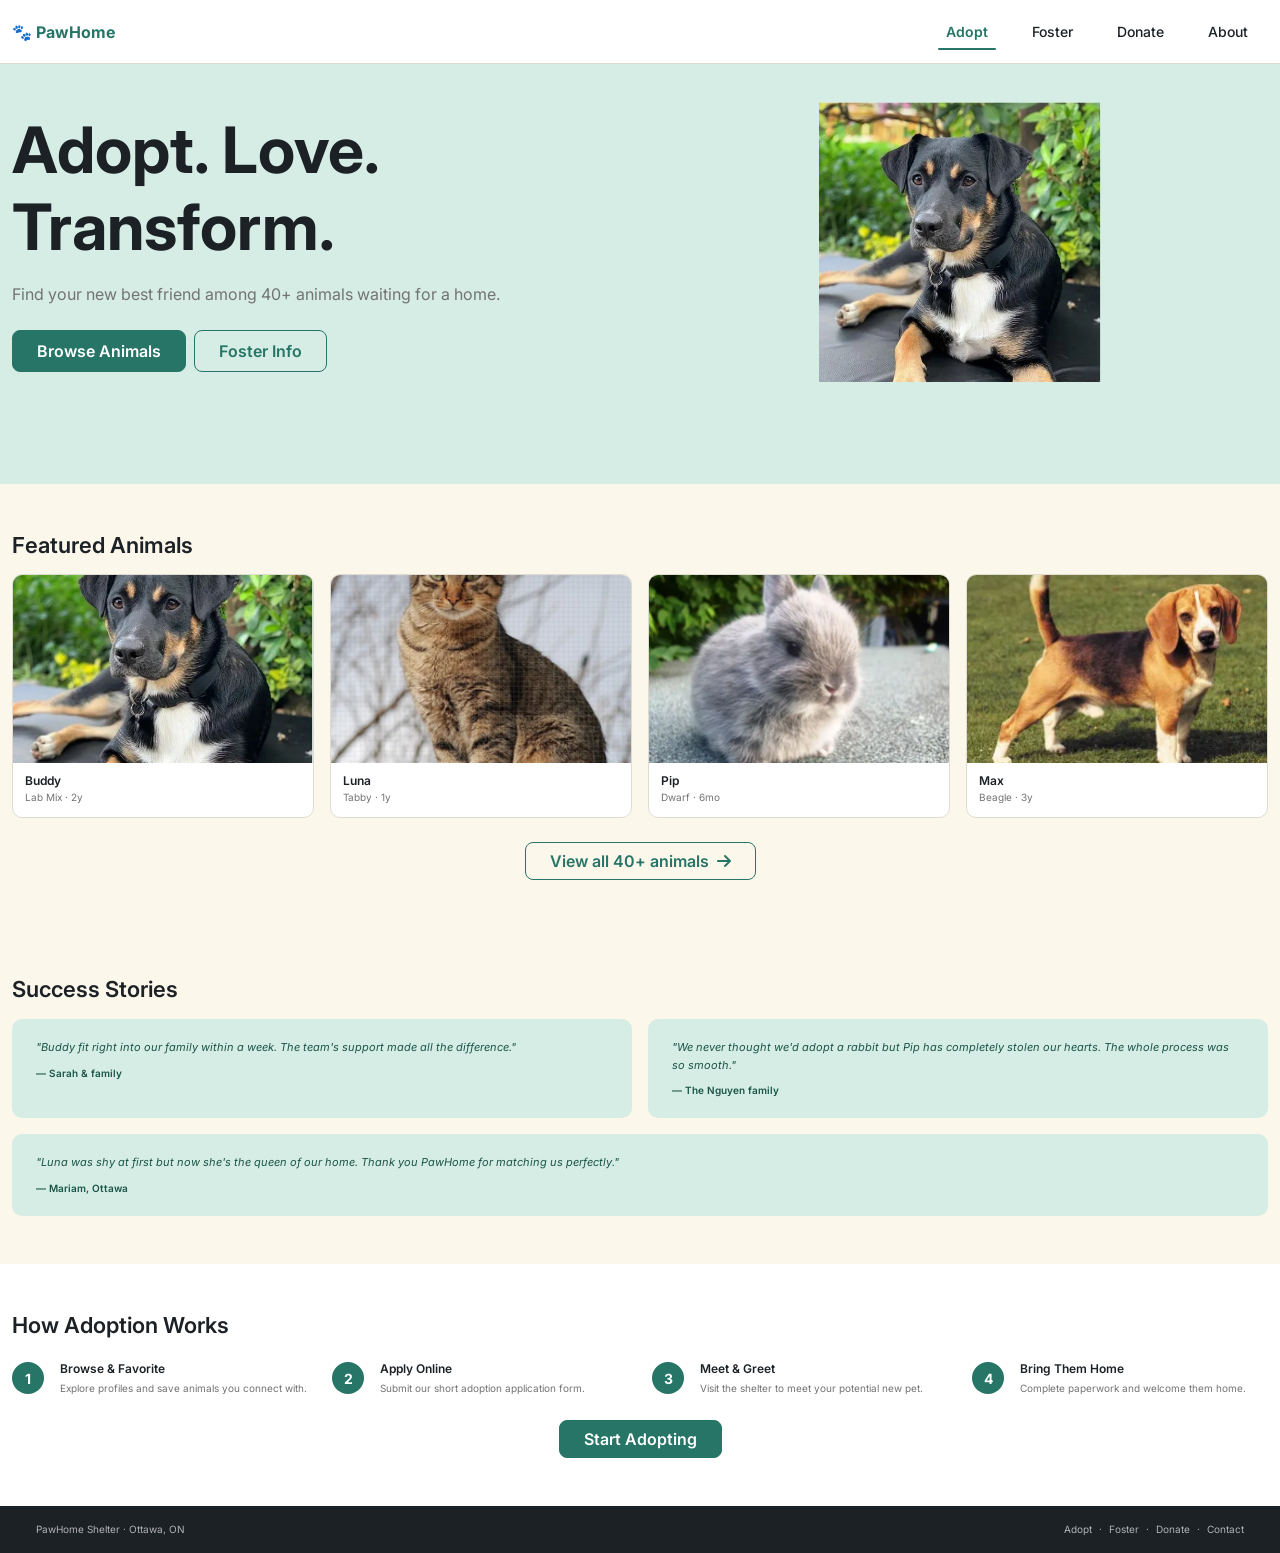
<file: index.html>
<!DOCTYPE html>
<html lang="en">
<head>
  <meta charset="UTF-8">
  <meta name="viewport" content="width=device-width, initial-scale=1.0">
  <title>PawHome — Adopt. Love. Transform.</title>
  <meta name="description" content="Find your new best friend among 40+ animals waiting for a home at PawHome Shelter, Ottawa.">

  <!-- Bootstrap 5 CSS -->
  <link rel="stylesheet" href="https://cdn.jsdelivr.net/npm/bootstrap@5.3.3/dist/css/bootstrap.min.css">

  <!-- AOS — Animate on Scroll (additional library requirement) -->
  <link rel="stylesheet" href="https://cdn.jsdelivr.net/npm/aos@2.3.4/dist/aos.css">

  <!-- Font Awesome (icons) -->
  <link rel="stylesheet" href="https://cdn.jsdelivr.net/npm/@fortawesome/fontawesome-free@6.5.2/css/all.min.css">

  <!-- Google Fonts: Inter -->
  <link rel="preconnect" href="https://fonts.googleapis.com">
  <link rel="preconnect" href="https://fonts.gstatic.com" crossorigin>
  <link href="https://fonts.googleapis.com/css2?family=Inter:wght@400;500;600;700&display=swap" rel="stylesheet">

  <!-- Custom styles (layered on top of Bootstrap) -->
  <link rel="stylesheet" href="css/style.css">
</head>
<body>

  <!-- Skip Navigation (accessibility) -->
  <a class="skip-link" href="#main-content">Skip to main content</a>

  <!-- ── HEADER / NAVBAR ─────────────────────────────────────── -->
  <header>
    <nav class="navbar navbar-expand-md sticky-top" aria-label="Main navigation">
      <div class="container">
        <a class="navbar-brand" href="index.html" aria-label="PawHome — go to homepage">
          🐾 PawHome
        </a>
        <button class="navbar-toggler" type="button"
                data-bs-toggle="collapse" data-bs-target="#mainNav"
                aria-controls="mainNav" aria-expanded="false"
                aria-label="Toggle navigation">
          <span class="navbar-toggler-icon"></span>
        </button>
        <div class="collapse navbar-collapse justify-content-end" id="mainNav">
          <ul class="navbar-nav gap-md-1">
            <li class="nav-item">
              <a class="nav-link active" href="browse.html" aria-current="page">Adopt</a>
            </li>
            <li class="nav-item">
              <a class="nav-link" href="browse.html">Foster</a>
            </li>
            <li class="nav-item">
              <a class="nav-link" href="browse.html">Donate</a>
            </li>
            <li class="nav-item">
              <a class="nav-link" href="browse.html">About</a>
            </li>
          </ul>
        </div>
      </div>
    </nav>
  </header>

  <!-- ── MAIN CONTENT ────────────────────────────────────────── -->
  <main id="main-content">

    <!-- ── HERO ─────────────────────────────────────────────── -->
    <section class="hero-section" aria-label="Hero">
      <div class="container h-100">
        <div class="row align-items-center h-100 py-4 py-md-0" style="min-height:260px">

          <!-- Text column -->
          <div class="col-12 col-md-6 py-4 py-md-5" data-aos="fade-right" data-aos-duration="600">
            <h1 class="hero-title mb-3">Adopt. Love.<br>Transform.</h1>
            <p class="hero-subtitle mb-4">
              Find your new best friend among 40+ animals waiting for a home.
            </p>
            <div class="d-flex flex-wrap gap-2">
              <a href="browse.html" class="btn btn-primary px-4 py-2">Browse Animals</a>
              <a href="browse.html" class="btn btn-outline-primary px-4 py-2">Foster Info</a>
            </div>
          </div>

          <!-- Image column -->
          <div class="col-12 col-md-6 d-flex justify-content-center pb-4 pb-md-0" data-aos="fade-left" data-aos-duration="600" data-aos-delay="100">
            <img
              src="images/buddy.png"
              srcset="images/buddy-sm.png 251w, images/buddy.png 503w"
              sizes="(max-width: 576px) 200px, (max-width: 768px) 260px, 320px"
              alt="Buddy, a friendly dog available for adoption"
              class="hero-pet-img img-fluid"
              width="503" height="501">
          </div>

        </div>
      </div>
    </section>

    <!-- ── FEATURED ANIMALS ──────────────────────────────────── -->
    <section class="py-4 py-md-5" aria-labelledby="featured-heading">
      <div class="container">

        <h2 class="section-title mb-3" id="featured-heading" data-aos="fade-up">Featured Animals</h2>

        <div class="row g-3">

          <!-- Buddy -->
          <div class="col-4 col-md-3" data-aos="fade-up" data-aos-delay="0">
            <article class="pet-card">
              <a href="profile.html" class="pet-card-link" aria-label="View Buddy's profile — Lab Mix, 2 years">
                <div class="pet-card-img-wrap" style="background-color: var(--ph-teal-light);">
                  <img
                    src="images/buddy.png"
                    srcset="images/buddy-sm.png 251w, images/buddy.png 503w"
                    sizes="(max-width: 576px) 120px, 200px"
                    alt="Buddy — black and tan dog lying on a chair"
                    loading="lazy">
                </div>
                <div class="pet-card-body">
                  <p class="pet-card-name">Buddy</p>
                  <p class="pet-card-meta">Lab Mix · 2y</p>
                </div>
              </a>
            </article>
          </div>

          <!-- Luna -->
          <div class="col-4 col-md-3" data-aos="fade-up" data-aos-delay="80">
            <article class="pet-card">
              <a href="profile.html" class="pet-card-link" aria-label="View Luna's profile — Tabby, 1 year">
                <div class="pet-card-img-wrap" style="background-color: var(--ph-amber-light);">
                  <img
                    src="images/luna.png"
                    srcset="images/luna-sm.png 277w, images/luna.png 555w"
                    sizes="(max-width: 576px) 120px, 200px"
                    alt="Luna — tabby cat sitting outdoors"
                    loading="lazy">
                </div>
                <div class="pet-card-body">
                  <p class="pet-card-name">Luna</p>
                  <p class="pet-card-meta">Tabby · 1y</p>
                </div>
              </a>
            </article>
          </div>

          <!-- Pip -->
          <div class="col-4 col-md-3" data-aos="fade-up" data-aos-delay="160">
            <article class="pet-card">
              <a href="profile.html" class="pet-card-link" aria-label="View Pip's profile — Dwarf Rabbit, 6 months">
                <div class="pet-card-img-wrap" style="background-color: var(--ph-sage-light);">
                  <img
                    src="images/pip.png"
                    srcset="images/pip-sm.png 301w, images/pip.png 602w"
                    sizes="(max-width: 576px) 120px, 200px"
                    alt="Pip — tiny grey dwarf rabbit"
                    loading="lazy">
                </div>
                <div class="pet-card-body">
                  <p class="pet-card-name">Pip</p>
                  <p class="pet-card-meta">Dwarf · 6mo</p>
                </div>
              </a>
            </article>
          </div>

          <!-- Max (desktop only) -->
          <div class="col-md-3 d-none d-md-block" data-aos="fade-up" data-aos-delay="240">
            <article class="pet-card">
              <a href="profile.html" class="pet-card-link" aria-label="View Max's profile — Beagle, 3 years">
                <div class="pet-card-img-wrap" style="background-color: #fce5de;">
                  <img
                    src="images/max.png"
                    srcset="images/max-sm.png 149w, images/max.png 299w"
                    sizes="200px"
                    alt="Max — beagle standing on grass"
                    loading="lazy">
                </div>
                <div class="pet-card-body">
                  <p class="pet-card-name">Max</p>
                  <p class="pet-card-meta">Beagle · 3y</p>
                </div>
              </a>
            </article>
          </div>

        </div>

        <!-- View all CTA -->
        <div class="text-center mt-4" data-aos="fade-up">
          <a href="browse.html" class="btn btn-outline-primary px-4">
            View all 40+ animals <i class="fa-solid fa-arrow-right ms-1" aria-hidden="true"></i>
          </a>
        </div>

      </div>
    </section>

    <!-- ── SUCCESS STORIES ───────────────────────────────────── -->
    <section class="py-4 py-md-5" aria-labelledby="stories-heading">
      <div class="container">

        <h2 class="section-title mb-3" id="stories-heading" data-aos="fade-up">Success Stories</h2>

        <div class="row g-3">

          <div class="col-12 col-md-6" data-aos="fade-up" data-aos-delay="0">
            <article class="success-card h-100">
              <blockquote class="mb-0">
                <p class="mb-2">
                  "Buddy fit right into our family within a week. The team's support made all the difference."
                </p>
                <footer class="fw-semibold" style="font-style:normal; font-size:0.625rem;">— Sarah &amp; family</footer>
              </blockquote>
            </article>
          </div>

          <div class="col-12 col-md-6" data-aos="fade-up" data-aos-delay="80">
            <article class="success-card h-100">
              <blockquote class="mb-0">
                <p class="mb-2">
                  "We never thought we'd adopt a rabbit but Pip has completely stolen our hearts. The whole process was so smooth."
                </p>
                <footer class="fw-semibold" style="font-style:normal; font-size:0.625rem;">— The Nguyen family</footer>
              </blockquote>
            </article>
          </div>

          <div class="col-12" data-aos="fade-up" data-aos-delay="160">
            <article class="success-card">
              <blockquote class="mb-0">
                <p class="mb-2">
                  "Luna was shy at first but now she's the queen of our home. Thank you PawHome for matching us perfectly."
                </p>
                <footer class="fw-semibold" style="font-style:normal; font-size:0.625rem;">— Mariam, Ottawa</footer>
              </blockquote>
            </article>
          </div>

        </div>

      </div>
    </section>

    <!-- ── HOW IT WORKS ──────────────────────────────────────── -->
    <section class="py-4 py-md-5 bg-white" aria-labelledby="how-heading">
      <div class="container">

        <h2 class="section-title mb-4" id="how-heading" data-aos="fade-up">How Adoption Works</h2>

        <div class="row g-4">

          <div class="col-12 col-md-6 col-lg-3" data-aos="fade-up" data-aos-delay="0">
            <div class="d-flex gap-3 align-items-start">
              <div class="step-number flex-shrink-0" aria-hidden="true">1</div>
              <div>
                <h3 class="fw-semibold mb-1" style="font-size:0.75rem;">Browse &amp; Favorite</h3>
                <p class="text-mid mb-0" style="font-size:0.625rem;">Explore profiles and save animals you connect with.</p>
              </div>
            </div>
          </div>

          <div class="col-12 col-md-6 col-lg-3" data-aos="fade-up" data-aos-delay="80">
            <div class="d-flex gap-3 align-items-start">
              <div class="step-number flex-shrink-0" aria-hidden="true">2</div>
              <div>
                <h3 class="fw-semibold mb-1" style="font-size:0.75rem;">Apply Online</h3>
                <p class="text-mid mb-0" style="font-size:0.625rem;">Submit our short adoption application form.</p>
              </div>
            </div>
          </div>

          <div class="col-12 col-md-6 col-lg-3" data-aos="fade-up" data-aos-delay="160">
            <div class="d-flex gap-3 align-items-start">
              <div class="step-number flex-shrink-0" aria-hidden="true">3</div>
              <div>
                <h3 class="fw-semibold mb-1" style="font-size:0.75rem;">Meet &amp; Greet</h3>
                <p class="text-mid mb-0" style="font-size:0.625rem;">Visit the shelter to meet your potential new pet.</p>
              </div>
            </div>
          </div>

          <div class="col-12 col-md-6 col-lg-3" data-aos="fade-up" data-aos-delay="240">
            <div class="d-flex gap-3 align-items-start">
              <div class="step-number flex-shrink-0" aria-hidden="true">4</div>
              <div>
                <h3 class="fw-semibold mb-1" style="font-size:0.75rem;">Bring Them Home</h3>
                <p class="text-mid mb-0" style="font-size:0.625rem;">Complete paperwork and welcome them home.</p>
              </div>
            </div>
          </div>

        </div>

        <div class="text-center mt-4" data-aos="fade-up">
          <a href="profile.html" class="btn btn-primary px-4">Start Adopting</a>
        </div>

      </div>
    </section>

  </main>

  <!-- ── FOOTER ───────────────────────────────────────────────── -->
  <footer class="site-footer" role="contentinfo">
    <div class="container">
      <div class="row align-items-center">
        <div class="col-12 col-md-6 mb-1 mb-md-0">
          <span>PawHome Shelter · Ottawa, ON</span>
        </div>
        <div class="col-12 col-md-6 text-md-end">
          <nav aria-label="Footer navigation">
            <a href="browse.html">Adopt</a>
            <span class="mx-1">·</span>
            <a href="browse.html">Foster</a>
            <span class="mx-1">·</span>
            <a href="browse.html">Donate</a>
            <span class="mx-1">·</span>
            <a href="browse.html">Contact</a>
          </nav>
        </div>
      </div>
    </div>
  </footer>

  <!-- Bootstrap 5 JS Bundle -->
  <script src="https://cdn.jsdelivr.net/npm/bootstrap@5.3.3/dist/js/bootstrap.bundle.min.js"></script>
  <!-- AOS -->
  <script src="https://cdn.jsdelivr.net/npm/aos@2.3.4/dist/aos.js"></script>
  <script>
    AOS.init({
      once: true,
      offset: 60,
      duration: 500,
      disable: () => window.matchMedia('(prefers-reduced-motion: reduce)').matches
    });
  </script>

</body>
</html>
</file>
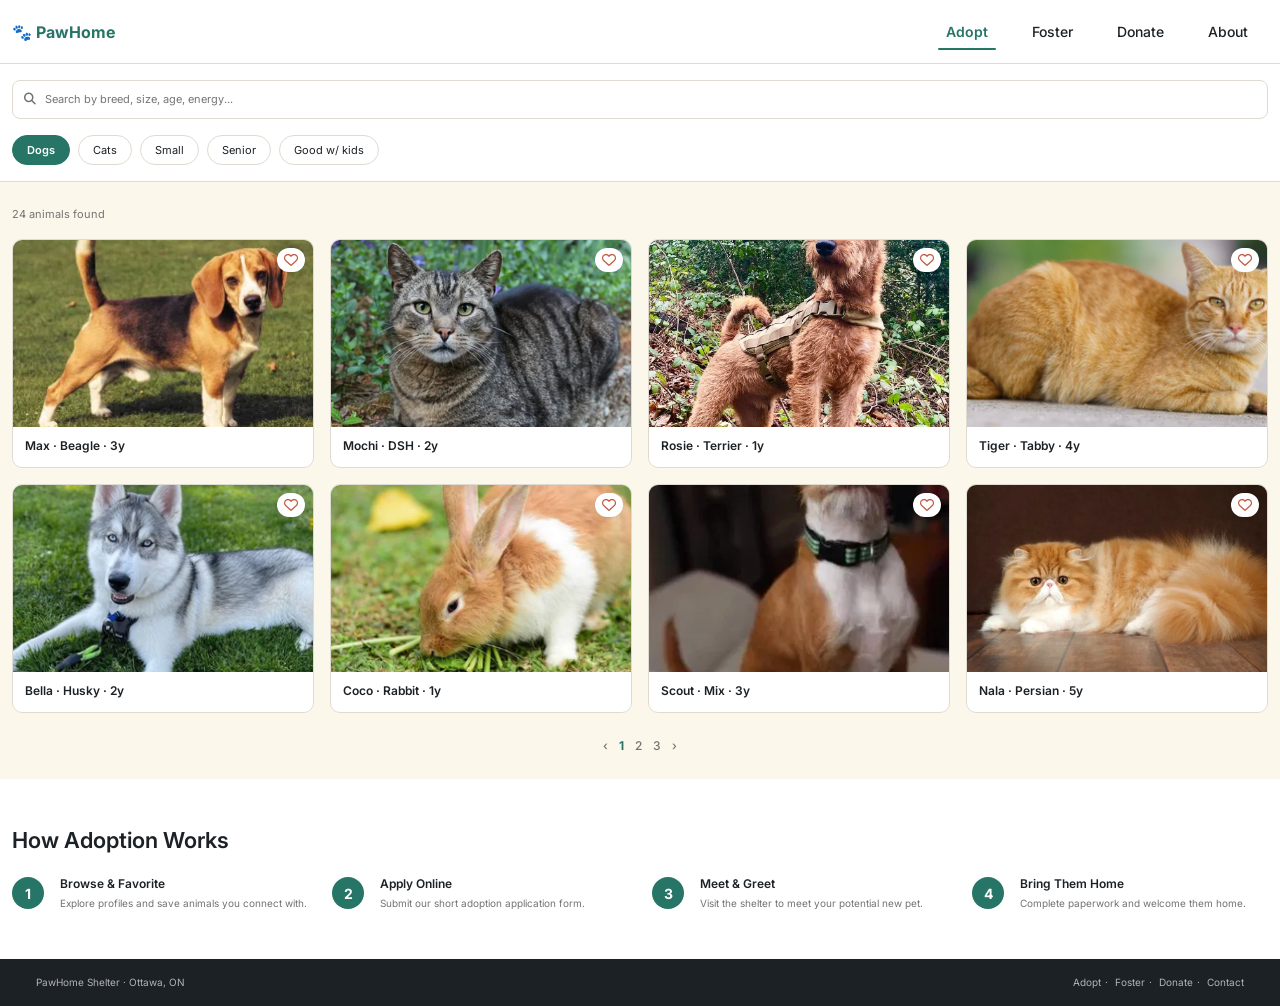
<file: browse.html>
<!DOCTYPE html>
<html lang="en">
<head>
  <meta charset="UTF-8">
  <meta name="viewport" content="width=device-width, initial-scale=1.0">
  <title>Browse Animals — PawHome</title>
  <meta name="description" content="Browse 40+ animals available for adoption at PawHome Shelter, Ottawa. Filter by species, size, age, and more.">

  <link rel="stylesheet" href="https://cdn.jsdelivr.net/npm/bootstrap@5.3.3/dist/css/bootstrap.min.css">
  <link rel="stylesheet" href="https://cdn.jsdelivr.net/npm/aos@2.3.4/dist/aos.css">
  <link rel="stylesheet" href="https://cdn.jsdelivr.net/npm/@fortawesome/fontawesome-free@6.5.2/css/all.min.css">
  <link rel="preconnect" href="https://fonts.googleapis.com">
  <link rel="preconnect" href="https://fonts.gstatic.com" crossorigin>
  <link href="https://fonts.googleapis.com/css2?family=Inter:wght@400;500;600;700&display=swap" rel="stylesheet">
  <link rel="stylesheet" href="css/style.css">
</head>
<body>

  <a class="skip-link" href="#main-content">Skip to main content</a>

  <!-- ── HEADER / NAVBAR ─────────────────────────────────────── -->
  <header>
    <nav class="navbar navbar-expand-md sticky-top" aria-label="Main navigation">
      <div class="container">
        <a class="navbar-brand" href="index.html">🐾 PawHome</a>
        <button class="navbar-toggler" type="button"
                data-bs-toggle="collapse" data-bs-target="#mainNav"
                aria-controls="mainNav" aria-expanded="false"
                aria-label="Toggle navigation">
          <span class="navbar-toggler-icon"></span>
        </button>
        <div class="collapse navbar-collapse justify-content-end" id="mainNav">
          <ul class="navbar-nav gap-md-1">
            <li class="nav-item">
              <a class="nav-link active" href="browse.html" aria-current="page">Adopt</a>
            </li>
            <li class="nav-item"><a class="nav-link" href="browse.html">Foster</a></li>
            <li class="nav-item"><a class="nav-link" href="browse.html">Donate</a></li>
            <li class="nav-item"><a class="nav-link" href="browse.html">About</a></li>
          </ul>
        </div>
      </div>
    </nav>
  </header>

  <!-- ── MAIN ─────────────────────────────────────────────────── -->
  <main id="main-content">

    <!-- ── SEARCH + FILTER ──────────────────────────────────── -->
    <section class="py-3 border-bottom bg-white" aria-label="Search and filter animals">
      <div class="container">

        <!-- Search bar -->
        <div class="mb-3" data-aos="fade-down" data-aos-duration="400">
          <label for="animal-search" class="visually-hidden">Search animals by breed, size, age or energy level</label>
          <div class="position-relative">
            <i class="fa-solid fa-magnifying-glass position-absolute text-mid"
               style="top:50%; left:12px; transform:translateY(-50%); font-size:0.75rem;" aria-hidden="true"></i>
            <input
              type="search"
              id="animal-search"
              class="search-bar"
              style="padding-left: 2rem;"
              placeholder="Search by breed, size, age, energy..."
              aria-label="Search animals">
          </div>
        </div>

        <!-- Filter chips -->
        <div class="d-flex flex-wrap gap-2" role="group" aria-label="Filter by animal type">
          <button type="button" class="filter-chip active" aria-pressed="true"  onclick="setFilter(this)">Dogs</button>
          <button type="button" class="filter-chip"        aria-pressed="false" onclick="setFilter(this)">Cats</button>
          <button type="button" class="filter-chip"        aria-pressed="false" onclick="setFilter(this)">Small</button>
          <button type="button" class="filter-chip"        aria-pressed="false" onclick="setFilter(this)">Senior</button>
          <button type="button" class="filter-chip"        aria-pressed="false" onclick="setFilter(this)">Good w/ kids</button>
        </div>

      </div>
    </section>

    <!-- ── RESULTS ───────────────────────────────────────────── -->
    <section class="py-4" aria-labelledby="results-heading">
      <div class="container">

        <p class="text-mid mb-3" id="results-heading" style="font-size:0.688rem;">24 animals found</p>

        <div class="row g-3" id="animal-grid">

          <!-- Max -->
          <div class="col-6 col-md-4 col-lg-3" data-aos="fade-up" data-aos-delay="0">
            <article class="pet-card">
              <a href="profile.html" class="pet-card-link" aria-label="View Max's profile — Beagle, 3 years">
                <div class="pet-card-img-wrap" style="background-color:var(--ph-teal-light);">
                  <img src="images/max.png"
                       srcset="images/max-sm.png 149w, images/max.png 299w"
                       sizes="(max-width:576px) 150px, (max-width:768px) 180px, 280px"
                       alt="Max — Beagle dog standing on grass" loading="lazy">
                </div>
                <div class="pet-card-body">
                  <p class="pet-card-name">Max · Beagle · 3y</p>
                </div>
              </a>
              <button class="heart-btn" aria-label="Save Max to favourites" onclick="toggleHeart(event,this)">
                <i class="fa-regular fa-heart" aria-hidden="true"></i>
              </button>
            </article>
          </div>

          <!-- Mochi -->
          <div class="col-6 col-md-4 col-lg-3" data-aos="fade-up" data-aos-delay="40">
            <article class="pet-card">
              <a href="profile.html" class="pet-card-link" aria-label="View Mochi's profile — DSH cat, 2 years">
                <div class="pet-card-img-wrap" style="background-color:var(--ph-amber-light);">
                  <img src="images/mochi.png"
                       srcset="images/mochi-sm.png 485w, images/mochi.png 971w"
                       sizes="(max-width:576px) 150px, (max-width:768px) 180px, 280px"
                       alt="Mochi — grey tabby cat outdoors" loading="lazy">
                </div>
                <div class="pet-card-body">
                  <p class="pet-card-name">Mochi · DSH · 2y</p>
                </div>
              </a>
              <button class="heart-btn" aria-label="Save Mochi to favourites" onclick="toggleHeart(event,this)">
                <i class="fa-regular fa-heart" aria-hidden="true"></i>
              </button>
            </article>
          </div>

          <!-- Rosie -->
          <div class="col-6 col-md-4 col-lg-3" data-aos="fade-up" data-aos-delay="80">
            <article class="pet-card">
              <a href="profile.html" class="pet-card-link" aria-label="View Rosie's profile — Terrier, 1 year">
                <div class="pet-card-img-wrap" style="background-color:var(--ph-sage-light);">
                  <img src="images/rosie.png"
                       srcset="images/rosie-sm.png 236w, images/rosie.png 472w"
                       sizes="(max-width:576px) 150px, (max-width:768px) 180px, 280px"
                       alt="Rosie — Irish terrier standing on a log" loading="lazy">
                </div>
                <div class="pet-card-body">
                  <p class="pet-card-name">Rosie · Terrier · 1y</p>
                </div>
              </a>
              <button class="heart-btn" aria-label="Save Rosie to favourites" onclick="toggleHeart(event,this)">
                <i class="fa-regular fa-heart" aria-hidden="true"></i>
              </button>
            </article>
          </div>

          <!-- Tiger -->
          <div class="col-6 col-md-4 col-lg-3" data-aos="fade-up" data-aos-delay="120">
            <article class="pet-card">
              <a href="profile.html" class="pet-card-link" aria-label="View Tiger's profile — Tabby cat, 4 years">
                <div class="pet-card-img-wrap" style="background-color:#fce5de;">
                  <img src="images/tiger.png"
                       srcset="images/tiger-sm.png 410w, images/tiger.png 821w"
                       sizes="(max-width:576px) 150px, (max-width:768px) 180px, 280px"
                       alt="Tiger — orange tabby cat resting on pavement" loading="lazy">
                </div>
                <div class="pet-card-body">
                  <p class="pet-card-name">Tiger · Tabby · 4y</p>
                </div>
              </a>
              <button class="heart-btn" aria-label="Save Tiger to favourites" onclick="toggleHeart(event,this)">
                <i class="fa-regular fa-heart" aria-hidden="true"></i>
              </button>
            </article>
          </div>

          <!-- Bella -->
          <div class="col-6 col-md-4 col-lg-3" data-aos="fade-up" data-aos-delay="0">
            <article class="pet-card">
              <a href="profile.html" class="pet-card-link" aria-label="View Bella's profile — Husky, 2 years">
                <div class="pet-card-img-wrap" style="background-color:var(--ph-teal-light);">
                  <img src="images/bella.png"
                       srcset="images/bella-sm.png 413w, images/bella.png 826w"
                       sizes="(max-width:576px) 150px, (max-width:768px) 180px, 280px"
                       alt="Bella — Siberian Husky lying on grass with blue eyes" loading="lazy">
                </div>
                <div class="pet-card-body">
                  <p class="pet-card-name">Bella · Husky · 2y</p>
                </div>
              </a>
              <button class="heart-btn" aria-label="Save Bella to favourites" onclick="toggleHeart(event,this)">
                <i class="fa-regular fa-heart" aria-hidden="true"></i>
              </button>
            </article>
          </div>

          <!-- Coco -->
          <div class="col-6 col-md-4 col-lg-3" data-aos="fade-up" data-aos-delay="40">
            <article class="pet-card">
              <a href="profile.html" class="pet-card-link" aria-label="View Coco's profile — Rabbit, 1 year">
                <div class="pet-card-img-wrap" style="background-color:var(--ph-amber-light);">
                  <img src="images/coco.png"
                       srcset="images/coco-sm.png 386w, images/coco.png 773w"
                       sizes="(max-width:576px) 150px, (max-width:768px) 180px, 280px"
                       alt="Coco — orange and white rabbit eating grass" loading="lazy">
                </div>
                <div class="pet-card-body">
                  <p class="pet-card-name">Coco · Rabbit · 1y</p>
                </div>
              </a>
              <button class="heart-btn" aria-label="Save Coco to favourites" onclick="toggleHeart(event,this)">
                <i class="fa-regular fa-heart" aria-hidden="true"></i>
              </button>
            </article>
          </div>

          <!-- Scout -->
          <div class="col-6 col-md-4 col-lg-3" data-aos="fade-up" data-aos-delay="80">
            <article class="pet-card">
              <a href="profile.html" class="pet-card-link" aria-label="View Scout's profile — Mixed breed dog, 3 years">
                <div class="pet-card-img-wrap" style="background-color:var(--ph-sage-light);">
                  <img src="images/scout.png"
                       srcset="images/scout-sm.png 157w, images/scout.png 314w"
                       sizes="(max-width:576px) 150px, (max-width:768px) 180px, 280px"
                       alt="Scout — brown and white mixed breed dog sitting indoors" loading="lazy">
                </div>
                <div class="pet-card-body">
                  <p class="pet-card-name">Scout · Mix · 3y</p>
                </div>
              </a>
              <button class="heart-btn" aria-label="Save Scout to favourites" onclick="toggleHeart(event,this)">
                <i class="fa-regular fa-heart" aria-hidden="true"></i>
              </button>
            </article>
          </div>

          <!-- Nala -->
          <div class="col-6 col-md-4 col-lg-3" data-aos="fade-up" data-aos-delay="120">
            <article class="pet-card">
              <a href="profile.html" class="pet-card-link" aria-label="View Nala's profile — Persian cat, 5 years">
                <div class="pet-card-img-wrap" style="background-color:#fce5de;">
                  <img src="images/nala.png"
                       srcset="images/nala-sm.png 404w, images/nala.png 808w"
                       sizes="(max-width:576px) 150px, (max-width:768px) 180px, 280px"
                       alt="Nala — fluffy orange and white Persian cat on wooden floor" loading="lazy">
                </div>
                <div class="pet-card-body">
                  <p class="pet-card-name">Nala · Persian · 5y</p>
                </div>
              </a>
              <button class="heart-btn" aria-label="Save Nala to favourites" onclick="toggleHeart(event,this)">
                <i class="fa-regular fa-heart" aria-hidden="true"></i>
              </button>
            </article>
          </div>

        </div>

        <!-- Pagination -->
        <nav class="pagination-row mt-4 text-center" aria-label="Animal listings pagination">
          <a href="#" aria-label="Previous page">‹</a>
          <a href="#" class="active" aria-current="page" aria-label="Page 1">1</a>
          <a href="#" aria-label="Page 2">2</a>
          <a href="#" aria-label="Page 3">3</a>
          <a href="#" aria-label="Next page">›</a>
        </nav>

      </div>
    </section>

    <!-- ── EMPTY STATE (hidden by default, shown via JS when no results) ── -->
    <section id="empty-state" class="py-5 text-center d-none" aria-live="polite" aria-label="No results">
      <div class="container">
        <div style="width:120px;height:120px;border-radius:50%;background:var(--ph-sage-light);display:flex;align-items:center;justify-content:center;font-size:3rem;margin:0 auto 1.5rem;">
          🐾
        </div>
        <h2 class="section-title mb-2">No animals match your search</h2>
        <p class="text-mid mb-4" style="font-size:0.688rem;">Try removing a filter or browsing all animals.</p>
        <button class="btn btn-primary px-4" onclick="clearFilters()">Clear Filters</button>
      </div>
    </section>

    <!-- ── HOW IT WORKS ──────────────────────────────────────── -->
    <section class="py-4 py-md-5 bg-white" aria-labelledby="how-browse-heading">
      <div class="container">
        <h2 class="section-title mb-4" id="how-browse-heading" data-aos="fade-up">How Adoption Works</h2>
        <div class="row g-4">
          <div class="col-12 col-md-6 col-lg-3" data-aos="fade-up" data-aos-delay="0">
            <div class="d-flex gap-3 align-items-start">
              <div class="step-number flex-shrink-0" aria-hidden="true">1</div>
              <div>
                <h3 class="fw-semibold mb-1" style="font-size:0.75rem;">Browse &amp; Favorite</h3>
                <p class="text-mid mb-0" style="font-size:0.625rem;">Explore profiles and save animals you connect with.</p>
              </div>
            </div>
          </div>
          <div class="col-12 col-md-6 col-lg-3" data-aos="fade-up" data-aos-delay="80">
            <div class="d-flex gap-3 align-items-start">
              <div class="step-number flex-shrink-0" aria-hidden="true">2</div>
              <div>
                <h3 class="fw-semibold mb-1" style="font-size:0.75rem;">Apply Online</h3>
                <p class="text-mid mb-0" style="font-size:0.625rem;">Submit our short adoption application form.</p>
              </div>
            </div>
          </div>
          <div class="col-12 col-md-6 col-lg-3" data-aos="fade-up" data-aos-delay="160">
            <div class="d-flex gap-3 align-items-start">
              <div class="step-number flex-shrink-0" aria-hidden="true">3</div>
              <div>
                <h3 class="fw-semibold mb-1" style="font-size:0.75rem;">Meet &amp; Greet</h3>
                <p class="text-mid mb-0" style="font-size:0.625rem;">Visit the shelter to meet your potential new pet.</p>
              </div>
            </div>
          </div>
          <div class="col-12 col-md-6 col-lg-3" data-aos="fade-up" data-aos-delay="240">
            <div class="d-flex gap-3 align-items-start">
              <div class="step-number flex-shrink-0" aria-hidden="true">4</div>
              <div>
                <h3 class="fw-semibold mb-1" style="font-size:0.75rem;">Bring Them Home</h3>
                <p class="text-mid mb-0" style="font-size:0.625rem;">Complete paperwork and welcome them home.</p>
              </div>
            </div>
          </div>
        </div>
      </div>
    </section>

  </main>

  <!-- ── FOOTER ─────────────────────────────────────────────── -->
  <footer class="site-footer" role="contentinfo">
    <div class="container">
      <div class="row align-items-center">
        <div class="col-12 col-md-6 mb-1 mb-md-0">
          <span>PawHome Shelter · Ottawa, ON</span>
        </div>
        <div class="col-12 col-md-6 text-md-end">
          <nav aria-label="Footer navigation">
            <a href="browse.html">Adopt</a><span class="mx-1">·</span>
            <a href="browse.html">Foster</a><span class="mx-1">·</span>
            <a href="browse.html">Donate</a><span class="mx-1">·</span>
            <a href="browse.html">Contact</a>
          </nav>
        </div>
      </div>
    </div>
  </footer>

  <script src="https://cdn.jsdelivr.net/npm/bootstrap@5.3.3/dist/js/bootstrap.bundle.min.js"></script>
  <script src="https://cdn.jsdelivr.net/npm/aos@2.3.4/dist/aos.js"></script>
  <script>
    AOS.init({
      once: true,
      offset: 60,
      duration: 500,
      disable: () => window.matchMedia('(prefers-reduced-motion: reduce)').matches
    });

    // Filter chip toggle
    function setFilter(btn) {
      document.querySelectorAll('.filter-chip').forEach(c => {
        c.classList.remove('active');
        c.setAttribute('aria-pressed', 'false');
      });
      btn.classList.add('active');
      btn.setAttribute('aria-pressed', 'true');
    }

    // Heart toggle
    function toggleHeart(e, btn) {
      e.preventDefault();
      e.stopPropagation();
      const icon = btn.querySelector('i');
      const isSaved = icon.classList.contains('fa-solid');
      icon.classList.toggle('fa-solid', !isSaved);
      icon.classList.toggle('fa-regular', isSaved);
      btn.setAttribute('aria-label', isSaved ? btn.getAttribute('aria-label').replace('Remove','Save') : btn.getAttribute('aria-label').replace('Save','Remove'));
    }

    function clearFilters() {
      document.querySelectorAll('.filter-chip').forEach((c, i) => {
        c.classList.toggle('active', i === 0);
        c.setAttribute('aria-pressed', i === 0 ? 'true' : 'false');
      });
      document.getElementById('animal-search').value = '';
      document.getElementById('empty-state').classList.add('d-none');
      document.getElementById('animal-grid').classList.remove('d-none');
    }
  </script>

</body>
</html>
</file>
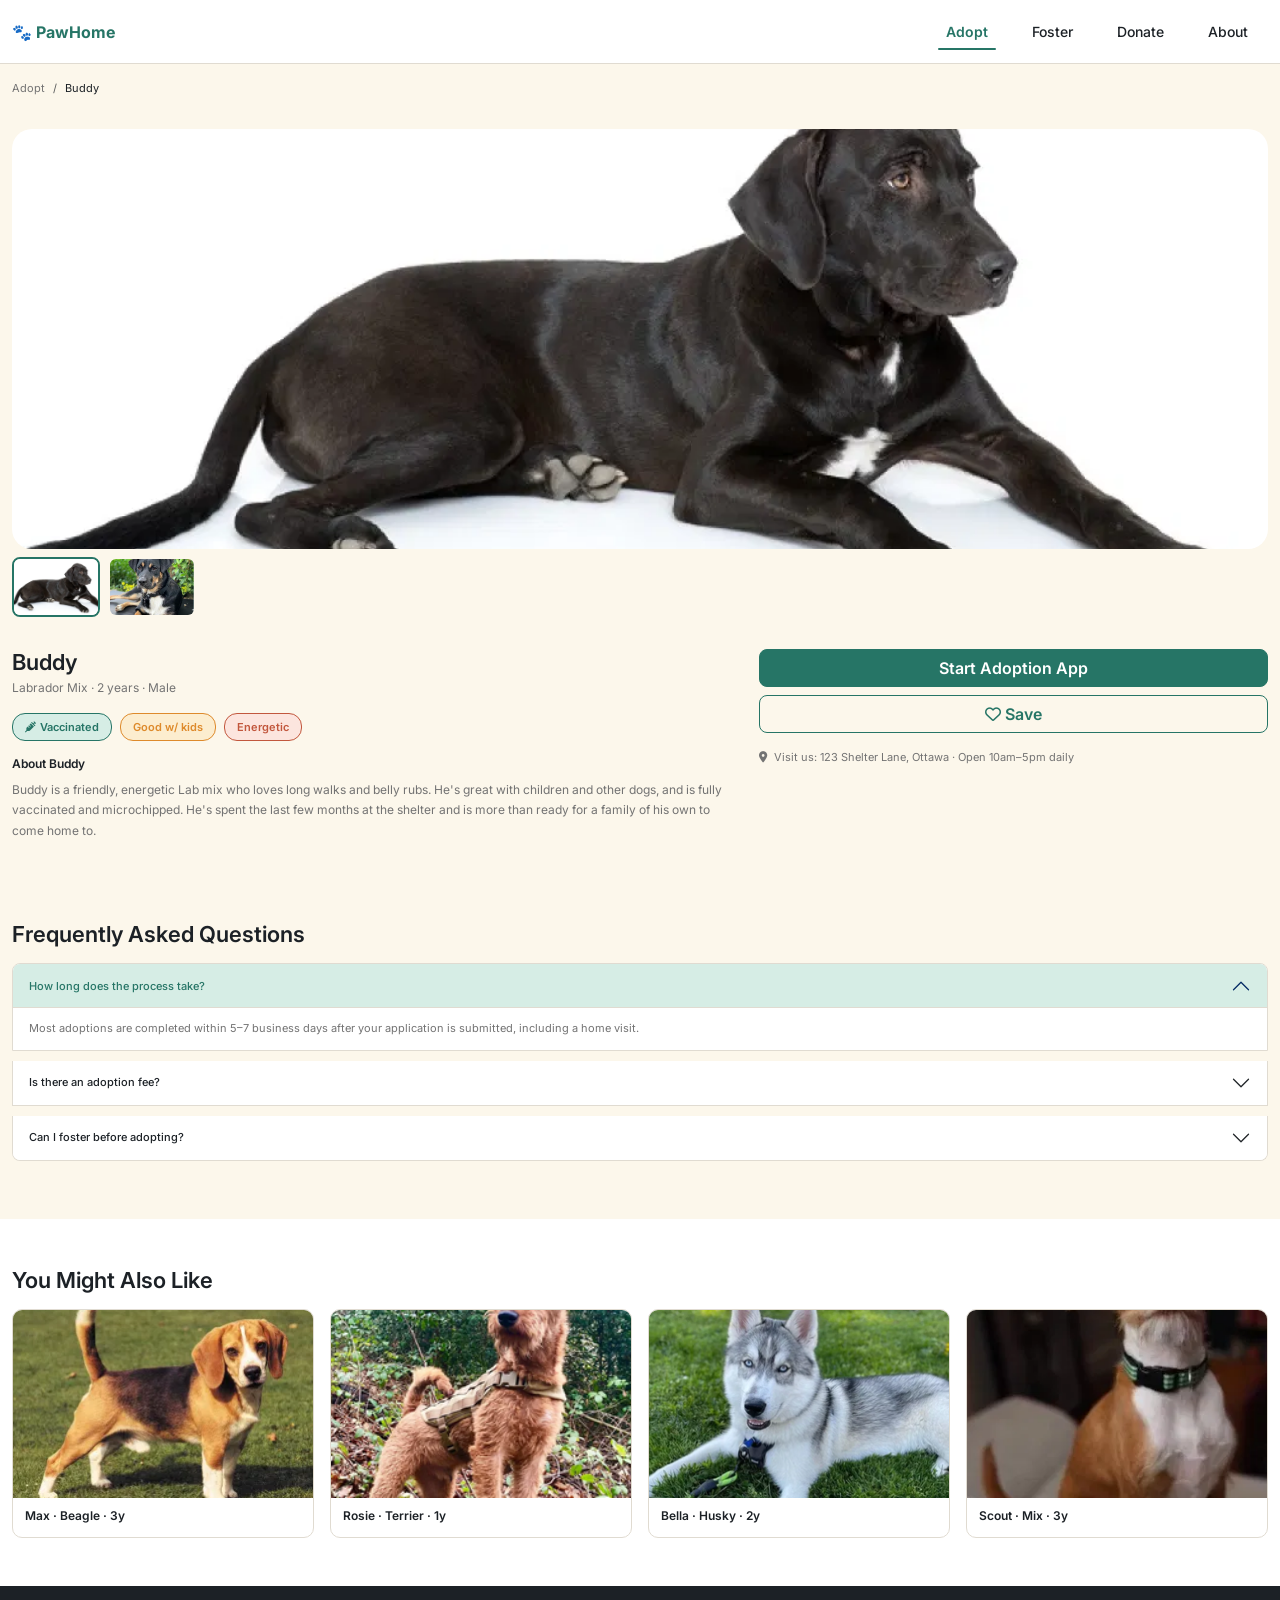
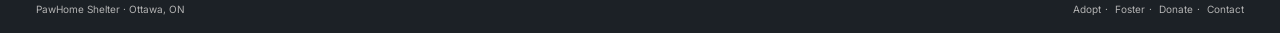
<file: profile.html>
<!DOCTYPE html>
<html lang="en">
<head>
  <meta charset="UTF-8">
  <meta name="viewport" content="width=device-width, initial-scale=1.0">
  <title>Buddy — PawHome</title>
  <meta name="description" content="Meet Buddy, a friendly Lab Mix looking for a home at PawHome Shelter, Ottawa.">

  <link rel="stylesheet" href="https://cdn.jsdelivr.net/npm/bootstrap@5.3.3/dist/css/bootstrap.min.css">
  <link rel="stylesheet" href="https://cdn.jsdelivr.net/npm/aos@2.3.4/dist/aos.css">
  <link rel="stylesheet" href="https://cdn.jsdelivr.net/npm/@fortawesome/fontawesome-free@6.5.2/css/all.min.css">
  <link rel="preconnect" href="https://fonts.googleapis.com">
  <link rel="preconnect" href="https://fonts.gstatic.com" crossorigin>
  <link href="https://fonts.googleapis.com/css2?family=Inter:wght@400;500;600;700&display=swap" rel="stylesheet">
  <link rel="stylesheet" href="css/style.css">
</head>
<body>

  <a class="skip-link" href="#main-content">Skip to main content</a>

  <!-- ── HEADER / NAVBAR ─────────────────────────────────────── -->
  <header>
    <nav class="navbar navbar-expand-md sticky-top" aria-label="Main navigation">
      <div class="container">
        <a class="navbar-brand" href="index.html">🐾 PawHome</a>
        <button class="navbar-toggler" type="button"
                data-bs-toggle="collapse" data-bs-target="#mainNav"
                aria-controls="mainNav" aria-expanded="false"
                aria-label="Toggle navigation">
          <span class="navbar-toggler-icon"></span>
        </button>
        <div class="collapse navbar-collapse justify-content-end" id="mainNav">
          <ul class="navbar-nav gap-md-1">
            <li class="nav-item"><a class="nav-link active" href="browse.html" aria-current="page">Adopt</a></li>
            <li class="nav-item"><a class="nav-link" href="browse.html">Foster</a></li>
            <li class="nav-item"><a class="nav-link" href="browse.html">Donate</a></li>
            <li class="nav-item"><a class="nav-link" href="browse.html">About</a></li>
          </ul>
        </div>
      </div>
    </nav>
  </header>

  <!-- ── MAIN ─────────────────────────────────────────────────── -->
  <main id="main-content">

    <!-- ── BREADCRUMB ───────────────────────────────────────── -->
    <div class="container pt-3">
      <nav aria-label="breadcrumb">
        <ol class="breadcrumb" style="font-size:0.688rem;">
          <li class="breadcrumb-item"><a href="browse.html">Adopt</a></li>
          <li class="breadcrumb-item active" aria-current="page">Buddy</li>
        </ol>
      </nav>
    </div>

    <!-- ── PHOTO GALLERY ────────────────────────────────────── -->
    <section class="py-3" aria-labelledby="gallery-heading">
      <div class="container">
        <h1 class="visually-hidden" id="gallery-heading">Buddy's photos</h1>

        <img id="main-photo"
             src="images/buddy-profile.png"
             srcset="images/buddy-profile-sm.png 525w, images/buddy-profile.png 1049w"
             sizes="(max-width:768px) 100vw, 900px"
             alt="Buddy — Labrador mix dog lying outdoors"
             class="profile-hero-img mb-2" data-aos="fade-in" data-aos-duration="400">

        <div class="thumbnail-row" role="group" aria-label="Buddy photo thumbnails">
          <img src="images/buddy-profile-sm.png" alt="Buddy photo 1"
               class="thumbnail-img active" tabindex="0"
               onclick="swapPhoto(this, 'images/buddy-profile.png', 'images/buddy-profile-sm.png 525w, images/buddy-profile.png 1049w')">
          <img src="images/buddy-sm.png" alt="Buddy photo 2"
               class="thumbnail-img" tabindex="0"
               onclick="swapPhoto(this, 'images/buddy.png', 'images/buddy-sm.png 251w, images/buddy.png 503w')">
        </div>
      </div>
    </section>

    <!-- ── ABOUT + CTA ──────────────────────────────────────── -->
    <section class="py-3" aria-labelledby="about-heading">
      <div class="container">
        <div class="row g-4">

          <div class="col-12 col-md-7">
            <h2 class="section-title mb-1" id="about-heading">Buddy</h2>
            <p class="text-mid mb-3" style="font-size:0.75rem;">Labrador Mix · 2 years · Male</p>

            <div class="d-flex flex-wrap gap-2 mb-3">
              <span class="badge-teal"><i class="fa-solid fa-syringe me-1" aria-hidden="true"></i>Vaccinated</span>
              <span class="badge-amber">Good w/ kids</span>
              <span class="badge-terra">Energetic</span>
            </div>

            <h3 class="fw-semibold mb-2" style="font-size:0.75rem;">About Buddy</h3>
            <p class="text-mid" style="font-size:0.75rem; line-height:1.7;">
              Buddy is a friendly, energetic Lab mix who loves long walks and belly rubs.
              He's great with children and other dogs, and is fully vaccinated and microchipped.
              He's spent the last few months at the shelter and is more than ready for a family
              of his own to come home to.
            </p>
          </div>

          <div class="col-12 col-md-5">
            <div class="d-flex flex-column gap-2 mb-3">
              <button type="button" class="btn btn-primary" data-bs-toggle="modal" data-bs-target="#adoptModal">
                Start Adoption App
              </button>
              <button type="button" class="btn btn-outline-primary" id="save-btn" onclick="toggleSave(this)">
                <i class="fa-regular fa-heart me-1" aria-hidden="true"></i>Save
              </button>
            </div>
            <p class="text-mid" style="font-size:0.688rem;">
              <i class="fa-solid fa-location-dot me-1" aria-hidden="true"></i>
              Visit us: 123 Shelter Lane, Ottawa · Open 10am–5pm daily
            </p>
          </div>

        </div>
      </div>
    </section>

    <!-- ── FAQ ──────────────────────────────────────────────── -->
    <section class="py-4 py-md-5" aria-labelledby="faq-heading">
      <div class="container">
        <h2 class="section-title mb-3" id="faq-heading" data-aos="fade-up">Frequently Asked Questions</h2>

        <div class="accordion" id="profileFaq">

          <div class="accordion-item">
            <h3 class="accordion-header">
              <button class="accordion-button" type="button" data-bs-toggle="collapse" data-bs-target="#faq1">
                How long does the process take?
              </button>
            </h3>
            <div id="faq1" class="accordion-collapse collapse show" data-bs-parent="#profileFaq">
              <div class="accordion-body">
                Most adoptions are completed within 5–7 business days after your application is submitted, including a home visit.
              </div>
            </div>
          </div>

          <div class="accordion-item">
            <h3 class="accordion-header">
              <button class="accordion-button collapsed" type="button" data-bs-toggle="collapse" data-bs-target="#faq2">
                Is there an adoption fee?
              </button>
            </h3>
            <div id="faq2" class="accordion-collapse collapse" data-bs-parent="#profileFaq">
              <div class="accordion-body">
                Yes, adoption fees range from $150–$300 depending on species and age, and cover vaccinations and microchipping.
              </div>
            </div>
          </div>

          <div class="accordion-item">
            <h3 class="accordion-header">
              <button class="accordion-button collapsed" type="button" data-bs-toggle="collapse" data-bs-target="#faq3">
                Can I foster before adopting?
              </button>
            </h3>
            <div id="faq3" class="accordion-collapse collapse" data-bs-parent="#profileFaq">
              <div class="accordion-body">
                Yes, we offer trial fostering for most animals so you can make sure it's the right fit before finalizing an adoption.
              </div>
            </div>
          </div>

        </div>
      </div>
    </section>

    <!-- ── SIMILAR ANIMALS ──────────────────────────────────── -->
    <section class="py-4 py-md-5 bg-white" aria-labelledby="similar-heading">
      <div class="container">
        <h2 class="section-title mb-3" id="similar-heading" data-aos="fade-up">You Might Also Like</h2>

        <div class="row g-3">
          <div class="col-6 col-md-3" data-aos="fade-up" data-aos-delay="0">
            <article class="pet-card">
              <a href="browse.html" class="pet-card-link" aria-label="View Max's profile — Beagle, 3 years">
                <div class="pet-card-img-wrap" style="background-color:var(--ph-teal-light);">
                  <img src="images/max.png" srcset="images/max-sm.png 149w, images/max.png 299w"
                       sizes="(max-width:576px) 150px, 200px" alt="Max — Beagle dog standing on grass" loading="lazy">
                </div>
                <div class="pet-card-body"><p class="pet-card-name">Max · Beagle · 3y</p></div>
              </a>
            </article>
          </div>
          <div class="col-6 col-md-3" data-aos="fade-up" data-aos-delay="80">
            <article class="pet-card">
              <a href="browse.html" class="pet-card-link" aria-label="View Rosie's profile — Terrier, 1 year">
                <div class="pet-card-img-wrap" style="background-color:var(--ph-sage-light);">
                  <img src="images/rosie.png" srcset="images/rosie-sm.png 236w, images/rosie.png 472w"
                       sizes="(max-width:576px) 150px, 200px" alt="Rosie — Irish terrier standing on a log" loading="lazy">
                </div>
                <div class="pet-card-body"><p class="pet-card-name">Rosie · Terrier · 1y</p></div>
              </a>
            </article>
          </div>
          <div class="col-6 col-md-3" data-aos="fade-up" data-aos-delay="160">
            <article class="pet-card">
              <a href="browse.html" class="pet-card-link" aria-label="View Bella's profile — Husky, 2 years">
                <div class="pet-card-img-wrap" style="background-color:var(--ph-teal-light);">
                  <img src="images/bella.png" srcset="images/bella-sm.png 413w, images/bella.png 826w"
                       sizes="(max-width:576px) 150px, 200px" alt="Bella — Siberian Husky lying on grass" loading="lazy">
                </div>
                <div class="pet-card-body"><p class="pet-card-name">Bella · Husky · 2y</p></div>
              </a>
            </article>
          </div>
          <div class="col-6 col-md-3 d-none d-md-block" data-aos="fade-up" data-aos-delay="240">
            <article class="pet-card">
              <a href="browse.html" class="pet-card-link" aria-label="View Scout's profile — Mixed breed dog, 3 years">
                <div class="pet-card-img-wrap" style="background-color:var(--ph-amber-light);">
                  <img src="images/scout.png" srcset="images/scout-sm.png 157w, images/scout.png 314w"
                       sizes="200px" alt="Scout — brown and white mixed breed dog sitting indoors" loading="lazy">
                </div>
                <div class="pet-card-body"><p class="pet-card-name">Scout · Mix · 3y</p></div>
              </a>
            </article>
          </div>
        </div>
      </div>
    </section>

  </main>

  <!-- ── ADOPTION MODAL ───────────────────────────────────────── -->
  <div class="modal fade" id="adoptModal" tabindex="-1" aria-labelledby="adoptModalLabel" aria-hidden="true">
    <div class="modal-dialog modal-dialog-centered">
      <div class="modal-content">
        <div class="modal-header">
          <h2 class="modal-title" id="adoptModalLabel" style="font-size:0.875rem;">Start your application for Buddy</h2>
          <button type="button" class="btn-close" data-bs-dismiss="modal" aria-label="Close"></button>
        </div>
        <div class="modal-body" style="font-size:0.75rem;">
          <p>Buddy is held for 5 business days once your application is submitted, so no one else can adopt him while it's reviewed.</p>
          <p class="mb-0 text-mid" style="font-size:0.688rem;">Our full application form is coming soon. In the meantime, reach out directly at <a href="mailto:adopt@pawhome.example">adopt@pawhome.example</a>.</p>
        </div>
        <div class="modal-footer">
          <button type="button" class="btn btn-primary" data-bs-dismiss="modal">Got it</button>
        </div>
      </div>
    </div>
  </div>

  <!-- ── FOOTER ─────────────────────────────────────────────── -->
  <footer class="site-footer" role="contentinfo">
    <div class="container">
      <div class="row align-items-center">
        <div class="col-12 col-md-6 mb-1 mb-md-0">
          <span>PawHome Shelter · Ottawa, ON</span>
        </div>
        <div class="col-12 col-md-6 text-md-end">
          <nav aria-label="Footer navigation">
            <a href="browse.html">Adopt</a><span class="mx-1">·</span>
            <a href="browse.html">Foster</a><span class="mx-1">·</span>
            <a href="browse.html">Donate</a><span class="mx-1">·</span>
            <a href="browse.html">Contact</a>
          </nav>
        </div>
      </div>
    </div>
  </footer>

  <script src="https://cdn.jsdelivr.net/npm/bootstrap@5.3.3/dist/js/bootstrap.bundle.min.js"></script>
  <script src="https://cdn.jsdelivr.net/npm/aos@2.3.4/dist/aos.js"></script>
  <script>
    AOS.init({
      once: true,
      offset: 60,
      duration: 500,
      disable: () => window.matchMedia('(prefers-reduced-motion: reduce)').matches
    });

    function swapPhoto(thumb, src, srcset) {
      const mainPhoto = document.getElementById('main-photo');
      mainPhoto.src = src;
      mainPhoto.srcset = srcset;
      document.querySelectorAll('.thumbnail-img').forEach(t => t.classList.remove('active'));
      thumb.classList.add('active');
    }

    function toggleSave(btn) {
      const icon = btn.querySelector('i');
      const saved = icon.classList.contains('fa-solid');
      icon.classList.toggle('fa-solid', !saved);
      icon.classList.toggle('fa-regular', saved);
      btn.lastChild.textContent = saved ? 'Save' : 'Saved';
    }
  </script>

</body>
</html>
</file>
<file: css/style.css>
/* ── Google Fonts ─────────────────────────────────────────── */
@import url('https://fonts.googleapis.com/css2?family=Inter:wght@400;500;600;700&display=swap');

/* ── CSS Custom Properties ───────────────── */
:root {
  /* Colours */
  --ph-teal:          #267566;
  --ph-teal-light:    #d6ede5;
  --ph-teal-dark:     #1a5447;
  --ph-amber:         #de8a2b;
  --ph-amber-light:   #fcedcf;
  --ph-terra:         #c2573d;
  --ph-terra-light:   #fce5de;
  --ph-sage:          #8aa98f;
  --ph-sage-light:    #e5f2e8;
  --ph-cream:         #fcf7eb;
  --ph-dark:          #1c2126;
  --ph-mid:           #737373;
  --ph-line:          #e0dbd1;
  --ph-footer-bg:     #1c2126;
  --ph-surface:       #fff;
  --ph-focus-rgb:     38, 117, 102;

  /* Bootstrap overrides via CSS custom properties */
  --bs-body-bg:             var(--ph-cream);
  --bs-body-color:          var(--ph-dark);
  --bs-body-font-family:    'Inter', sans-serif;
  --bs-link-color:          var(--ph-teal);
  --bs-link-hover-color:    var(--ph-teal-dark);
  --bs-border-color:        var(--ph-line);
  --bs-primary:             var(--ph-teal);
  --bs-primary-rgb:         38, 117, 102;

  /* Nav */
  --bs-navbar-color:          var(--ph-dark);
  --bs-navbar-hover-color:    var(--ph-teal);
  --bs-navbar-active-color:   var(--ph-teal);
  --bs-navbar-brand-color:    var(--ph-teal);
  --bs-navbar-brand-hover-color: var(--ph-teal-dark);
  --bs-nav-link-color:        var(--ph-dark);
  --bs-nav-link-hover-color:  var(--ph-teal);

  /* Buttons */
  --bs-btn-border-radius:   8px;
  --bs-btn-font-family:     'Inter', sans-serif;
  --bs-btn-font-weight:     600;
  --bs-btn-transition:      all 0.2s ease;

  /* Cards */
  --bs-card-border-color:   var(--ph-line);
  --bs-card-border-radius:  10px;
  --bs-card-bg:             #fff;
}

/* ── Base ────────────────────────── */
*,
*::before,
*::after {
  box-sizing: border-box;
}

html {
  scroll-behavior: smooth;
}

body {
  font-family: 'Inter', sans-serif;
  background-color: var(--ph-cream);
  color: var(--ph-dark);
  min-width: 320px;
}

/* Skip link for accessibility */
.skip-link {
  position: absolute;
  top: -100%;
  left: 0;
  background: var(--ph-teal);
  color: #fff;
  padding: 0.5rem 1rem;
  z-index: 9999;
  border-radius: 0 0 8px 0;
  font-weight: 600;
  transition: top 0.2s;
}
.skip-link:focus {
  top: 0;
}

/* ── Navbar ───────────────────── */
.navbar {
  background-color: var(--ph-surface) !important;
  border-bottom: 1px solid var(--ph-line);
  padding-top: 0;
  padding-bottom: 0;
  min-height: 64px;
}

.navbar-brand {
  font-size: 1rem;
  font-weight: 700;
  color: var(--ph-teal) !important;
  transition: color 0.2s ease, opacity 0.2s ease;
}
.navbar-brand:hover,
.navbar-brand:focus {
  color: var(--ph-teal-dark) !important;
  opacity: 0.85;
}

.nav-link {
  font-size: 0.75rem;
  font-weight: 500;
  color: var(--ph-dark) !important;
  padding: 0.5rem 0.75rem !important;
  position: relative;
  transition: color 0.2s ease;
}
.nav-link::after {
  content: '';
  position: absolute;
  bottom: 0;
  left: 0.75rem;
  right: 0.75rem;
  height: 2px;
  background: var(--ph-teal);
  transform: scaleX(0);
  transition: transform 0.2s ease;
  border-radius: 2px;
}
.nav-link:hover,
.nav-link:focus {
  color: var(--ph-teal) !important;
}
.nav-link:hover::after,
.nav-link:focus::after {
  transform: scaleX(1);
}
.nav-link.active {
  color: var(--ph-teal) !important;
  font-weight: 600;
}
.nav-link.active::after {
  transform: scaleX(1);
}

/* Hamburger toggler */
.navbar-toggler {
  border-color: var(--ph-line);
  transition: border-color 0.2s ease, box-shadow 0.2s ease;
}
.navbar-toggler:hover {
  border-color: var(--ph-teal);
}
.navbar-toggler:focus {
  box-shadow: 0 0 0 0.2rem rgba(38,117,102,0.25);
}

/* ── Buttons ────────── */
.btn-primary {
  --bs-btn-color:               #fff;
  --bs-btn-bg:                  var(--ph-teal);
  --bs-btn-border-color:        var(--ph-teal);
  --bs-btn-hover-color:         #fff;
  --bs-btn-hover-bg:            var(--ph-teal-dark);
  --bs-btn-hover-border-color:  var(--ph-teal-dark);
  --bs-btn-active-color:        #fff;
  --bs-btn-active-bg:           var(--ph-teal-dark);
  --bs-btn-active-border-color: var(--ph-teal-dark);
  --bs-btn-focus-shadow-rgb:    var(--ph-focus-rgb);
  font-weight: 600;
  border-radius: 8px;
  transition: background-color 0.2s ease, border-color 0.2s ease, transform 0.15s ease, box-shadow 0.2s ease;
}
.btn-primary:hover,
.btn-primary:focus {
  transform: translateY(-1px);
  box-shadow: 0 4px 12px rgba(38,117,102,0.25);
}
.btn-primary:active {
  transform: translateY(0);
}

.btn-outline-primary {
  --bs-btn-color:               var(--ph-teal);
  --bs-btn-border-color:        var(--ph-teal);
  --bs-btn-hover-color:         #fff;
  --bs-btn-hover-bg:            var(--ph-teal);
  --bs-btn-hover-border-color:  var(--ph-teal);
  --bs-btn-active-color:        #fff;
  --bs-btn-active-bg:           var(--ph-teal);
  --bs-btn-active-border-color: var(--ph-teal);
  --bs-btn-focus-shadow-rgb:    var(--ph-focus-rgb);
  font-weight: 600;
  border-radius: 8px;
  border-width: 1.5px;
  transition: background-color 0.2s ease, color 0.2s ease, transform 0.15s ease, box-shadow 0.2s ease;
}
.btn-outline-primary:hover,
.btn-outline-primary:focus {
  transform: translateY(-1px);
  box-shadow: 0 4px 12px rgba(38,117,102,0.25);
}

/* ── Hero Section ──────────────────── */
.hero-section {
  background-color: var(--ph-teal-light);
  min-height: 260px;
  position: relative;
  overflow: hidden;
}

.hero-pet-img {
  max-height: 280px;
  object-fit: contain;
}

/*Pet Cards ──── */
.pet-card {
  position: relative;
  border-radius: 10px;
  overflow: hidden;
  border: 1px solid var(--ph-line);
  background: var(--ph-surface);
  transition: transform 0.2s ease, box-shadow 0.2s ease;
  display: block;
}
.pet-card:hover,
.pet-card:focus-within {
  transform: translateY(-3px);
  box-shadow: 0 8px 24px rgba(38,117,102,0.15);
}

/* Card link:*/
.pet-card-link {
  text-decoration: none;
  color: inherit;
  display: block;
}
.pet-card-link:focus {
  outline: none;
}
.pet-card-link::after {
  content: '';
  position: absolute;
  inset: 0;
  z-index: 1;
}
.pet-card-link:focus-visible::after {
  outline: 2px solid var(--ph-teal);
  outline-offset: 2px;
}

.pet-card-img-wrap {
  width: 100%;
  aspect-ratio: 16/10;
  overflow: hidden;
  background-color: var(--ph-teal-light);
  position: relative;
}
.pet-card-img-wrap img {
  width: 100%;
  height: 100%;
  object-fit: cover;
  transition: transform 0.3s ease;
}
.pet-card:hover .pet-card-img-wrap img {
  transform: scale(1.04);
}

.pet-card-body {
  padding: 0.6rem 0.75rem 0.75rem;
}
.pet-card-name {
  font-size: 0.688rem;
  font-weight: 600;
  color: var(--ph-dark);
  margin-bottom: 0;
}
.pet-card-meta {
  font-size: 0.563rem;
  color: var(--ph-mid);
  margin-bottom: 0;
}

.heart-btn {
  position: absolute;
  top: 8px;
  right: 8px;
  width: 28px;
  height: 24px;
  background: var(--ph-surface);
  border-radius: 12px;
  border: none;
  display: flex;
  align-items: center;
  justify-content: center;
  color: var(--ph-terra);
  font-size: 0.875rem;
  cursor: pointer;
  transition: color 0.2s ease, transform 0.2s ease;
  z-index: 2;
  box-shadow: 0 1px 4px rgba(0,0,0,0.1);
}
.heart-btn:hover,
.heart-btn:focus {
  color: var(--ph-terra);
  transform: scale(1.2);
}
.heart-btn:focus {
  outline: 2px solid var(--ph-terra);
  outline-offset: 1px;
}

/* ── Badges ────────── */
.badge-teal {
  background-color: var(--ph-teal-light);
  color: var(--ph-teal);
  border: 1px solid var(--ph-teal);
  border-radius: 13px;
  font-size: 0.688rem;
  font-weight: 600;
  padding: 5px 12px;
  display: inline-flex;
  align-items: center;
}
.badge-amber {
  background-color: var(--ph-amber-light);
  color: var(--ph-amber);
  border: 1px solid var(--ph-amber);
  border-radius: 13px;
  font-size: 0.688rem;
  font-weight: 600;
  padding: 5px 12px;
  display: inline-flex;
  align-items: center;
}
.badge-terra {
  background-color: var(--ph-terra-light);
  color: var(--ph-terra);
  border: 1px solid var(--ph-terra);
  border-radius: 13px;
  font-size: 0.688rem;
  font-weight: 600;
  padding: 5px 12px;
  display: inline-flex;
  align-items: center;
}

/* ── Filter Chips ──────────────────── */
.filter-chip {
  border-radius: 15px;
  border: 1px solid var(--ph-line);
  background: var(--ph-surface);
  color: var(--ph-dark);
  font-size: 0.688rem;
  font-weight: 400;
  padding: 6px 14px;
  cursor: pointer;
  transition: background-color 0.2s ease, color 0.2s ease, border-color 0.2s ease;
}
.filter-chip:hover,
.filter-chip:focus {
  border-color: var(--ph-teal);
  color: var(--ph-teal);
  background: var(--ph-teal-light);
  outline: none;
}
.filter-chip.active {
  background-color: var(--ph-teal);
  border-color: var(--ph-teal);
  color: #fff;
  font-weight: 600;
}

/* ── Search Bar ───────────────────────────────────────────── */
.search-bar {
  border: 1px solid var(--ph-line);
  border-radius: 8px;
  background: var(--ph-surface);
  padding: 0.625rem 1rem;
  font-size: 0.688rem;
  color: var(--ph-mid);
  width: 100%;
  transition: border-color 0.2s ease, box-shadow 0.2s ease;
}
.search-bar:focus {
  border-color: var(--ph-teal);
  box-shadow: 0 0 0 0.2rem rgba(38,117,102,0.15);
  outline: none;
  color: var(--ph-dark);
}

/* ── Testimonial / Success Stories ───────────────────────── */
.success-card {
  background-color: var(--ph-teal-light);
  border-radius: 10px;
  padding: 1.25rem 1.5rem;
  font-style: italic;
  color: var(--ph-teal-dark);
  font-size: 0.688rem;
  line-height: 1.6;
}

/* ── Profile Page ─────────────────────────────────────────── */
.profile-hero-img {
  width: 100%;
  border-radius: 20px;
  object-fit: cover;
  max-height: 320px;
}

.thumbnail-row {
  display: flex;
  gap: 8px;
  overflow-x: auto;
  scrollbar-width: thin;
}
.thumbnail-row::-webkit-scrollbar {
  height: 4px;
}
.thumbnail-img {
  width: 88px;
  height: 60px;
  object-fit: cover;
  border-radius: 8px;
  flex-shrink: 0;
  cursor: pointer;
  border: 2px solid transparent;
  transition: border-color 0.2s ease, opacity 0.2s ease;
}
.thumbnail-img:hover,
.thumbnail-img:focus {
  border-color: var(--ph-teal);
  outline: none;
}
.thumbnail-img.active {
  border-color: var(--ph-teal);
}

/* ── FAQ Accordion ─────────────────────────────────────────*/
.accordion {
  --bs-accordion-color:                var(--ph-mid);
  --bs-accordion-bg:                   var(--ph-surface);
  --bs-accordion-border-color:         var(--ph-line);
  --bs-accordion-border-radius:        8px;
  --bs-accordion-btn-color:            var(--ph-dark);
  --bs-accordion-btn-bg:               var(--ph-surface);
  --bs-accordion-btn-focus-border-color: var(--ph-teal);
  --bs-accordion-btn-focus-box-shadow: 0 0 0 0.2rem rgba(38,117,102,0.2);
  --bs-accordion-active-color:         var(--ph-teal);
  --bs-accordion-active-bg:            var(--ph-teal-light);
  --bs-accordion-transition:           color 0.2s ease, background-color 0.2s ease, box-shadow 0.2s ease;
}
.accordion-item {
  overflow: hidden;
  margin-bottom: 0.625rem;
}
.accordion-button {
  font-weight: 500;
  font-size: 0.688rem;
  padding: 0.75rem 1rem;
}
.accordion-body {
  font-size: 0.688rem;
  padding: 0.75rem 1rem;
  line-height: 1.6;
}

/* ── How It Works Steps ────────────────── */
.step-number {
  width: 32px;
  height: 32px;
  border-radius: 50%;
  background: var(--ph-teal);
  color: #fff;
  font-size: 0.875rem;
  font-weight: 700;
  display: flex;
  align-items: center;
  justify-content: center;
  flex-shrink: 0;
}

.step-connector {
  width: 2px;
  background-color: var(--ph-teal-light);
  flex-grow: 1;
  min-height: 24px;
  margin: 2px 0 2px 15px;
}

/* ── Resource Cards ────── */
.resource-card {
  border-radius: 10px;
  overflow: hidden;
  background: var(--ph-surface);
  border: 1px solid var(--ph-line);
  transition: transform 0.2s ease, box-shadow 0.2s ease;
  text-decoration: none;
  color: inherit;
  display: block;
}
.resource-card:hover,
.resource-card:focus {
  transform: translateY(-2px);
  box-shadow: 0 6px 18px rgba(38,117,102,0.12);
  color: inherit;
}

/* ── Modal ───────────*/
.modal {
  --bs-modal-bg:           var(--ph-surface);
  --bs-modal-color:        var(--ph-dark);
  --bs-modal-border-color: var(--ph-line);
  --bs-modal-border-radius: 10px;
}
.modal-title {
  font-size: 0.875rem;
}

/* ── Progress Bar (Form) ──────────── */
.form-progress-bar {
  height: 8px;
  border-radius: 4px;
  background: var(--ph-line);
  overflow: hidden;
  margin-bottom: 0.5rem;
}
.form-progress-fill {
  height: 100%;
  background: var(--ph-teal);
  border-radius: 4px;
  transition: width 0.3s ease;
}

/* ── Form Inputs ────────────── */
.form-control {
  border: 1px solid var(--ph-line);
  border-radius: 8px;
  font-size: 0.688rem;
  color: var(--ph-dark);
  padding: 0.625rem 0.75rem;
  background: var(--ph-surface);
  transition: border-color 0.2s ease, box-shadow 0.2s ease;
}
.form-control:focus {
  border-color: var(--ph-teal);
  box-shadow: 0 0 0 0.2rem rgba(38,117,102,0.15);
}
.form-label {
  font-size: 0.625rem;
  font-weight: 600;
  color: var(--ph-dark);
  margin-bottom: 0.375rem;
}

/* Tip box */
.tip-box {
  background: var(--ph-teal-light);
  border-radius: 8px;
  padding: 0.875rem 1rem;
}
.tip-box .tip-title {
  font-size: 0.625rem;
  font-weight: 600;
  color: var(--ph-teal);
  margin-bottom: 0.25rem;
}
.tip-box p {
  font-size: 0.625rem;
  color: var(--ph-teal-dark);
  margin: 0;
}

/* ── Confirmation Page ──────────────────── */
.confirm-circle {
  width: 112px;
  height: 112px;
  border-radius: 50%;
  background: var(--ph-teal-light);
  display: flex;
  align-items: center;
  justify-content: center;
  font-size: 3.25rem;
  color: var(--ph-teal);
  font-weight: 700;
  margin: 0 auto;
}

.ref-box {
  background: var(--ph-surface);
  border: 1px solid var(--ph-line);
  border-radius: 8px;
  padding: 0.75rem 1rem;
}
.ref-label {
  font-size: 0.563rem;
  color: var(--ph-mid);
  margin-bottom: 0.125rem;
}
.ref-number {
  font-size: 0.75rem;
  font-weight: 600;
  color: var(--ph-dark);
}

.hold-note {
  font-size: 0.625rem;
  color: var(--ph-terra);
  font-style: italic;
  line-height: 1.5;
}

/* ── Breadcrumb ─────────────────── */
.breadcrumb-item a {
  color: var(--ph-mid);
  text-decoration: none;
  transition: color 0.2s ease;
}
.breadcrumb-item a:hover,
.breadcrumb-item a:focus {
  color: var(--ph-teal);
}
.breadcrumb-item.active {
  color: var(--ph-dark);
}

/* ── Pagination ────────────────────── */
.pagination-row {
  font-size: 0.75rem;
  color: var(--ph-mid);
  font-weight: 500;
}
.pagination-row a {
  color: var(--ph-mid);
  text-decoration: none;
  padding: 0 0.25rem;
  transition: color 0.2s ease;
}
.pagination-row a:hover,
.pagination-row a:focus {
  color: var(--ph-teal);
}
.pagination-row a.active {
  color: var(--ph-teal);
  font-weight: 700;
}

/* ── Footer ───────────────────────────── */
.site-footer {
  background-color: var(--ph-footer-bg);
  color: #b3b3b3;
  font-size: 0.625rem;
  padding: 1rem 1.5rem;
}
.site-footer a {
  color: #b3b3b3;
  text-decoration: none;
  transition: color 0.2s ease;
}
.site-footer a:hover,
.site-footer a:focus {
  color: var(--ph-teal-light);
}

/* ── AOS Animations ─────────────────────── */
[data-aos] {
  transition-timing-function: ease-out;
}

/* ── Responsive Utilities ─────────────────────── */

/* Mobile  */
.section-title {
  font-size: 0.875rem;
  font-weight: 600;
  color: var(--ph-dark);
}
.hero-title {
  font-size: 1.25rem;
  font-weight: 700;
  color: var(--ph-dark);
  line-height: 1.2;
}
.hero-subtitle {
  font-size: 0.688rem;
  color: var(--ph-mid);
}

/* Tablet (md: 768px) */
@media (min-width: 768px) {
  .hero-title   { font-size: 2rem; }
  .hero-subtitle { font-size: 0.875rem; }
  .section-title { font-size: 1.125rem; }
  .pet-card-name { font-size: 0.75rem; }
  .pet-card-meta { font-size: 0.625rem; }
  .nav-link      { font-size: 0.8125rem; padding: 0.5rem 1rem !important; }
}

/* Desktop (lg: 992px) */
@media (min-width: 992px) {
  .hero-section  { min-height: 420px; }
  .hero-title    { font-size: 3.5rem; }
  .hero-subtitle { font-size: 1rem; }
  .section-title { font-size: 1.375rem; }
  .nav-link      { font-size: 0.875rem; padding: 0.5rem 1.25rem !important; }
  .profile-hero-img { max-height: 420px; }
}

/* Wide desktop (xl: 1200px+) */
@media (min-width: 1200px) {
  .hero-title { font-size: 4rem; }
  .container  { max-width: 1280px; }
}

/* ── Utility ──────────────────── */
.text-teal    { color: var(--ph-teal) !important; }
.text-mid     { color: var(--ph-mid)  !important; }
.text-terra   { color: var(--ph-terra) !important; }
.bg-teal-light { background-color: var(--ph-teal-light) !important; }
.bg-amber-light { background-color: var(--ph-amber-light) !important; }
.bg-sage-light  { background-color: var(--ph-sage-light)  !important; }
.bg-cream      { background-color: var(--ph-cream) !important; }
.rounded-10    { border-radius: 10px; }
.rounded-20    { border-radius: 20px; }

/* Visually hidden */
.visually-hidden:not(:focus):not(:active) {
  clip: rect(0 0 0 0);
  clip-path: inset(50%);
  height: 1px;
  overflow: hidden;
  position: absolute;
  white-space: nowrap;
  width: 1px;
}

/* ── User Preference:*/
@media (prefers-reduced-motion: reduce) {
  html {
    scroll-behavior: auto;
  }
  *,
  *::before,
  *::after {
    animation-duration: 0.01ms !important;
    animation-iteration-count: 1 !important;
    transition-duration: 0.01ms !important;
    scroll-behavior: auto !important;
  }
  [data-aos] {
    transform: none !important;
    opacity: 1 !important;
  }
  .pet-card:hover,
  .pet-card:focus-within,
  .btn-primary:hover,
  .btn-outline-primary:hover,
  .resource-card:hover,
  .heart-btn:hover {
    transform: none !important;
  }
}

/* ── User Preference*/
@media (prefers-color-scheme: dark) {
  :root {
    --ph-teal-light:  #17342e;
    --ph-amber-light: #3a2c14;
    --ph-terra-light: #3a2018;
    --ph-sage-light:  #1f2b22;
    --ph-cream:       #14181c;
    --ph-dark:        #f2f0ea;
    --ph-mid:         #a8a49c;
    --ph-line:         #2c3238;
    --ph-footer-bg:    #0e1114;
    --ph-surface:      #1c2126;
  }

  .navbar-toggler-icon {
    filter: invert(1);
  }

  .badge-teal,
  .badge-amber,
  .badge-terra {
    background-color: transparent;
  }

  .modal-content,
  .btn-close {
    filter: none;
  }
}
</file>
